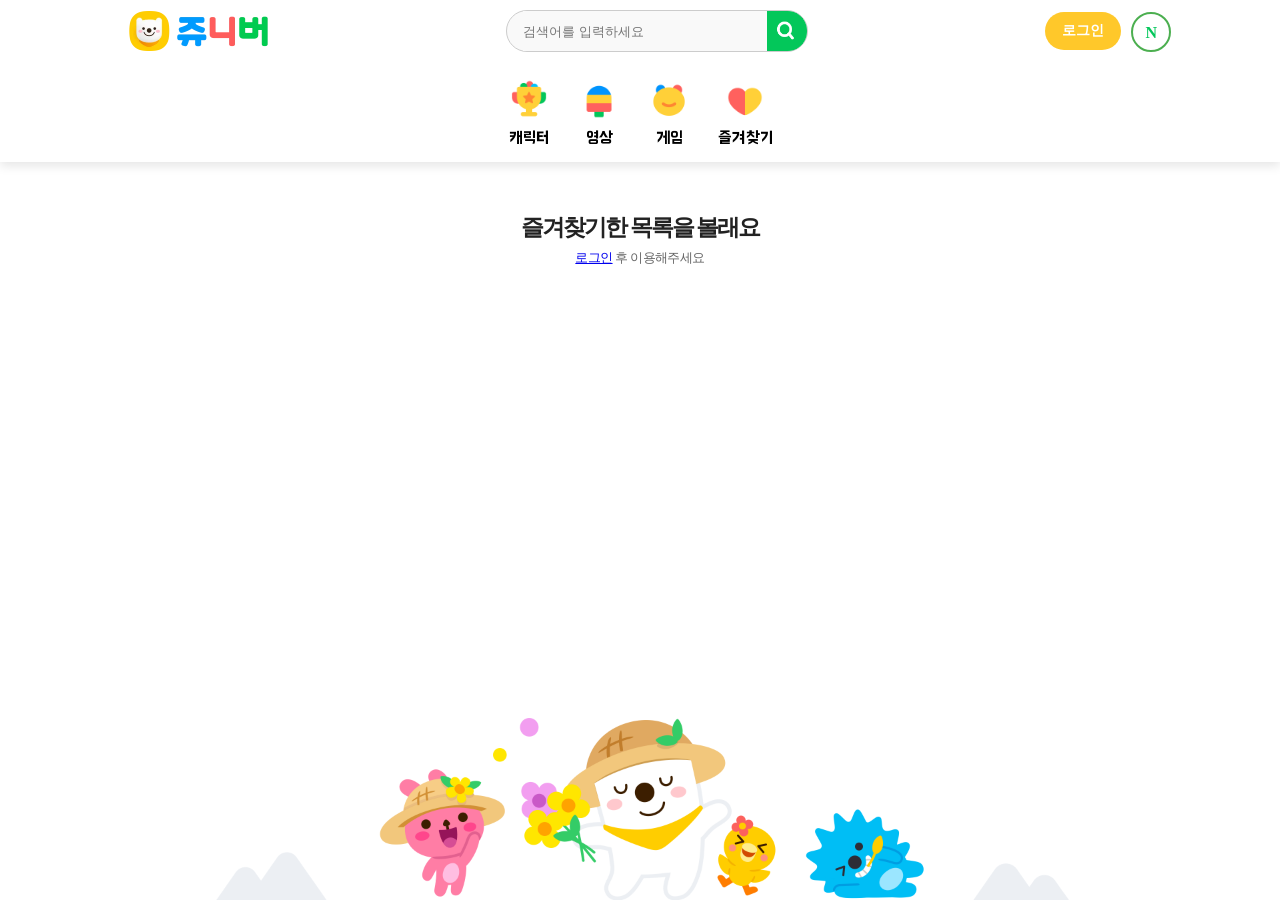
<file: bookmark.html>
<!DOCTYPE html>
<html lang="en">

<head>
    <meta charset="UTF-8">
    <meta name="viewport" content="width=device-width, initial-scale=1.0">
    <link rel="stylesheet" href="assets/css/style.css">
    <link rel="stylesheet" href="assets/css/bookmark.css">
    <link rel="stylesheet" href="https://cdnjs.cloudflare.com/ajax/libs/font-awesome/6.6.0/css/all.min.css" />
    <link rel="icon" href="assets\images\header\favicon.ico">
    <title>bookmark</title>
</head>

<body style="overflow-x:scroll; overflow-y:scroll;">
    <div id="header-placeholder"></div>
    <script src="assets/js/movies.js" type="module"></script>
    <script src="assets/js/bookmark.js" type="module"></script>
    <script src="assets/js/login.js" type="module"></script>
    <main>
        <div class="bookmarkBefore">
            <div class="bookmark">
                즐겨찾기한 목록을 볼래요
            </div>
            <div class="loginUse">
                <a class=logintext href="login.html">로그인</a> 후 이용해주세요
            </div>
            <div class="bottomImg">
                <img src="assets\images\bookmark\bookmarkbottom.png" alt="미니">
            </div>
        </div>
        <div class="bookmarkAfter" style="display: none;">
            <div class="profile">
                <div class="profilephoto">
                    <img src="assets\images\bookmark\profile.png" alt="profile">
                    <div class="circle">
                        <i class="fa-solid fa-gear"></i>
                    </div>
                </div>
                <div class="userIdNumber">*******</div>
                <div class="sketchbook"><button>내 스케치북</button></div>
            </div>
            <div class="textGrp">
                <div class="recentlyViewed">최근 본</div>
                <div class="likeMovie">좋아요 영상</div>
                <div class="likeMovieDiv" id="likeMovieDiv"></div>
                <div class="likeMovie">좋아요 놀이</div>               
                <div class="likeGameDiv" id="likeGameDiv"></div>
            </div>
        </div>
        </div>
    </main>
    <footer>
        <div class="footer_customer">
            <a class="quick_menu1">공지사항ㅣ</a>
            <a class="quick_menu2">이용약관ㅣ</a>
            <a class="quick_menu3">운영원칙ㅣ</a>
            <a class="quick_menu4"><b>개인정보 처리방침ㅣ</b></a>
            <a class="quick_menu5">청소년보호정책ㅣ</a>
            <a class="quick_menu6">고객센터ㅣ</a>
            <a class="quick_menu7">제휴제안ㅣ</a>
        </div>
    </footer>
</body>

</html>
</file>
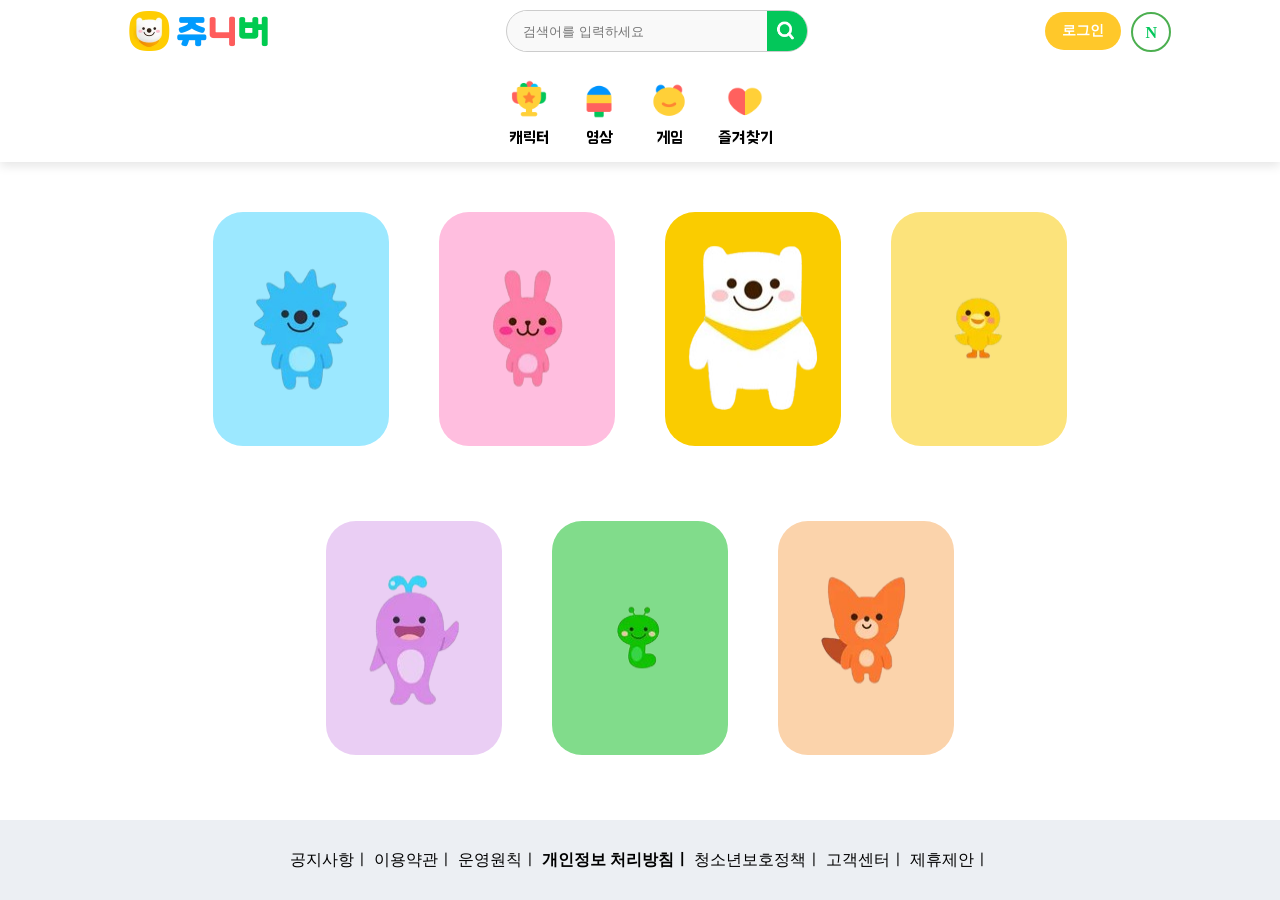
<file: home.html>
<!DOCTYPE html>
<html lang="en">

<head>
    <meta charset="UTF-8">
    <meta name="viewport" content="width=device-width, initial-scale=1.0">
    <link rel="stylesheet" href="assets/css/style.css">
    <link rel="icon" href="assets\images\header\favicon.ico">
    <title>쥬니어 네이버</title>
</head>
<body>
    <div id="header-placeholder"></div>
    <script src="assets/js/main.js" type="module"></script>
    <script src="assets/js/login.js" type="module"></script>
    <main class="contents">
        <div class="card">
            <div class="cardUp">
                <div class="card-item" id="card1">
                    <img src="assets\images\character\뽀치.png" alt="뽀치">
                </div>
                <div class="card-item" id="card2">
                    <img src="assets\images\character\미니.png" alt="미니">
                </div>
                <div class="card-item" id="card3">
                    <img src="assets\images\character\쥬니.png" alt="쥬니">
                </div>
                <div class="card-item" id="card4">
                    <img src="assets\images\character\삐요.png" alt="삐요">
                </div>
            </div>
            <div class="cardDown">
                <div class="card-item" id="card5">
                    <img src="assets\images\character\퐁퐁이.png" alt="퐁퐁이">
                </div>
                <div class="card-item" id="card6">
                    <img src="assets\images\character\꼬미.png" alt="꼬미">
                </div>
                <div class="card-item" id="card7">
                    <img src="assets\images\character\포키.png" alt="포키">
                </div>
            </div>
        </div>
        <div class="modal" style="overflow-x:hidden; overflow-y:hidden;">
            <div class="modal-card" id="modal-card1">
                <div class="card-item_1" id="card1">
                    <img src="assets\images\character\뽀치.png" alt="뽀치">
                </div>
                <div class="bigCard-item" id="bigCard1">
                    <p>이름 : 뽀치</br>역할 : 발명가</br>종류: 고슴도치</br>좋아하는 것</br>긍정의 기운 주기</br>
                        탐구활동</br>발명하기</p>
                    <img src="assets\images\modal\뽀치bgImg.png" alt="뽀치">
                    <div class="bigCard-item subBigCard-item" id="bigCard1_1">
                    </div>
                </div>
                <span class="close" id="close1">&times;</span>
            </div>
            <div class="modal-card" id="modal-card2">
                <div class="card-item_1" id="card2">
                    <img src="assets\images\character\미니.png" alt="미니">
                </div>
                <div class="bigCard-item" id="bigCard2">
                    <p>이름 : 미니</br>역할 : 탐정</br>종류: 토끼</br>좋아하는 것</br>질문하기</br>
                        탐정놀이</p>
                    <img src="assets\images\modal\미니bgImg.png" alt="미니">
                    <div class="bigCard-item subBigCard-item" id="bigCard2_1">
                    </div>
                </div>
                <span class="close" id="close2">&times;</span>
            </div>
            <div class="modal-card" id="modal-card3">
                <div class="card-item_1" id="card3">
                    <img src="assets\images\character\쥬니.png" alt="쥬니">
                </div>
                <div class="bigCard-item" id="bigCard3">
                    <p>이름 : 쥬니</br>역할 : 해결사</br>종류: 북극곰</br>좋아하는 것</br>숲속마을 보호하기</br>
                        꽃 향기 맡기</p>
                    <img src="assets\images\modal\쥬니bgImg.png" alt="쥬니">
                    <div class="bigCard-item subBigCard-item" id="bigCard3_1">
                    </div>
                </div>
                <span class="close" id="close3">&times;</span>
            </div>
            <div class="modal-card" id="modal-card4">
                <div class="card-item_1" id="card4">
                    <img src="assets\images\character\삐요.png" alt="삐요">
                </div>
                <div class="bigCard-item" id="bigCard4">
                    <p>이름 : 삐요</br>역할 : 오지라퍼</br>종류: 새</br>좋아하는 것</br>코딩</br>
                        검색</br>어려운 문제 풀기</p>
                    <img src="assets\images\modal\삐요bgImg.png" alt="삐요">
                    <div class="bigCard-item subBigCard-item" id="bigCard4_1">
                    </div>
                </div>
                <span class="close" id="close4">&times;</span>
            </div>
            <div class="modal-card" id="modal-card5">
                <div class="card-item_1" id="card5">
                    <img src="assets\images\character\퐁퐁이.png" alt="퐁퐁이">
                </div>
                <div class="bigCard-item" id="bigCard5">
                    <p>이름 : 퐁퐁이</br>역할 : 연예인</br>종류: 돌고래</br>좋아하는 것</br>일광욕</br>
                        춤추기 </p>
                    <img src="assets\images\modal\퐁퐁이bgImg.png" alt="퐁퐁이">
                    <div class="bigCard-item subBigCard-item" id="bigCard5_1">
                    </div>
                </div>
                <span class="close" id="close5">&times;</span>
            </div>
            <div class="modal-card" id="modal-card6">
                <div class="card-item_1" id="card6">
                    <img src="assets\images\character\꼬미.png" alt="꼬미">
                </div>
                <div class="bigCard-item" id="bigCard6">
                    <p>이름 : 꼬미</br>역할 : 초록환경지킴이</br>종류: 곤충</br>좋아하는 것</br>아침이슬이 맺힌 잎사귀 먹기</br>
                        숲길 산책</p>
                    <img src="assets\images\modal\꼬미bgImg.png" alt="꼬미">
                    <div class="bigCard-item subBigCard-item" id="bigCard6_1">
                    </div>
                </div>
                <span class="close" id="close6">&times;</span>
            </div>
            <div class="modal-card" id="modal-card7">
                <div class="card-item_1" id="card7">
                    <img src="assets\images\character\포키.png" alt="포키">
                </div>
                <div class="bigCard-item" id="bigCard7">
                    <p>이름 : 포키</br>역할 : 조력자</br>종류: 여우</br>좋아하는 것</br>친구들과 어울리기</br>
                        사진찍기</br>보드타기</p>
                    <img src="assets\images\modal\포키bgImg.png" alt="포키">
                    <div class="bigCard-item subBigCard-item" id="bigCard7_1">
                    </div>
                </div>
                <span class="close" id="close7">&times;</span>
            </div>
        </div>

    </main>
    <footer>
        <div class="footer_customer">
            <a class="quick_menu1">공지사항ㅣ</a>
            <a class="quick_menu2">이용약관ㅣ</a>
            <a class="quick_menu3">운영원칙ㅣ</a>
            <a class="quick_menu4"><b>개인정보 처리방침ㅣ</b></a>
            <a class="quick_menu5">청소년보호정책ㅣ</a>
            <a class="quick_menu6">고객센터ㅣ</a>
            <a class="quick_menu7">제휴제안ㅣ</a>
        </div>
    </footer>
</body>
</html>
</file>
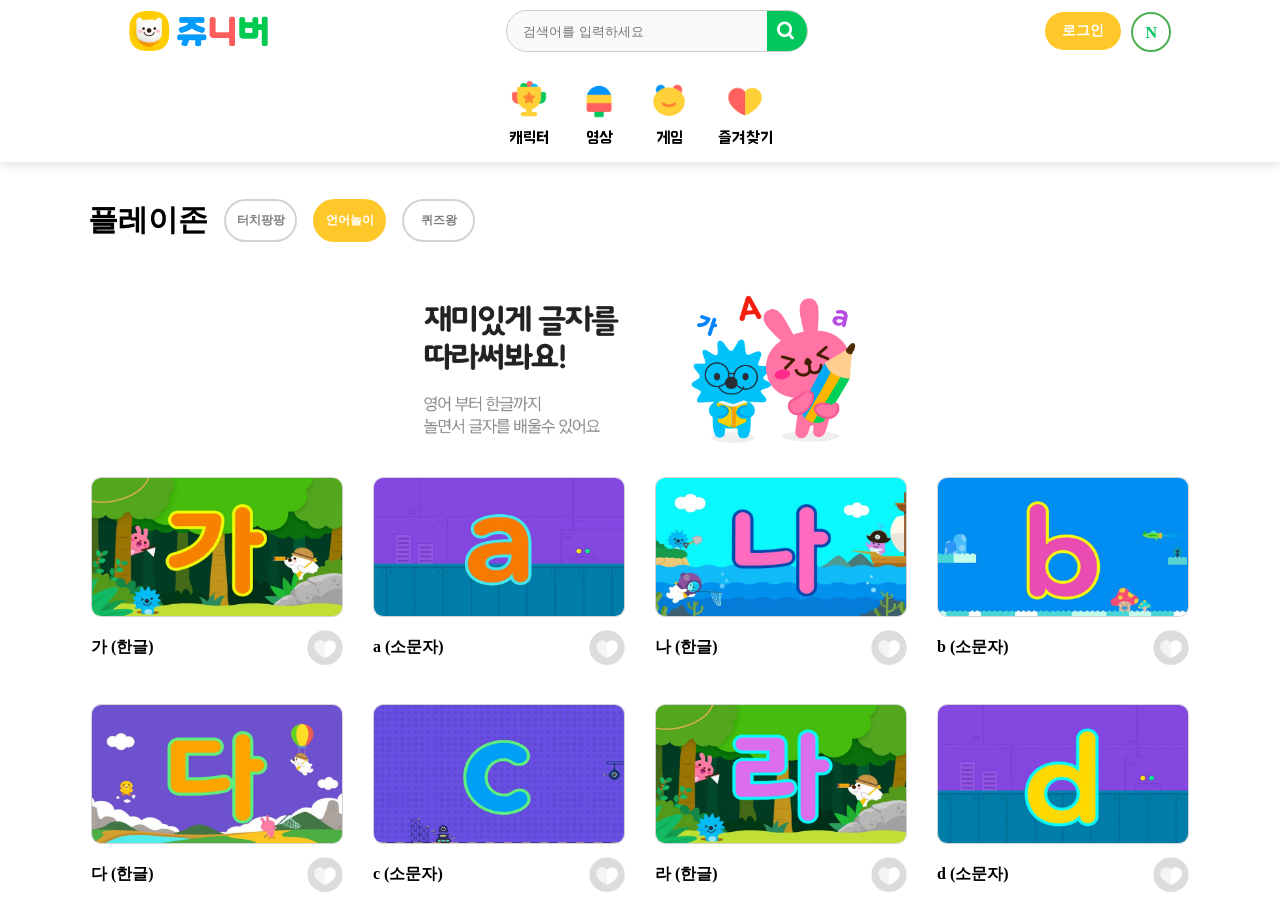
<file: language.html>
<!DOCTYPE html>
<html lang="en">

<head>
    <meta charset="UTF-8">
    <meta name="viewport" content="width=device-width, initial-scale=1.0">
    <link rel="stylesheet" href="assets/css/style.css">
    <link rel="stylesheet" href="assets/css/game.css">
    <link rel="stylesheet" href="https://cdnjs.cloudflare.com/ajax/libs/font-awesome/6.6.0/css/all.min.css" />
    <link rel="icon" href="assets\images\header\favicon.ico">
    <title>language</title>
</head>
<body style="overflow-x:scroll; overflow-y:scroll;">
    <div id="header-placeholder"></div>
    <script src="assets/js/language.js" type="module"></script>
    <script src="assets/js/login.js" type="module"></script>
    <main>
        <div class="list">
            <div class="listBoxMain">
                <p>플레이존</p>
            </div>
            <div class="listBox">
                <a href="touch.html">
                <p>터치팡팡</p> </a>
            </div>
            <div class="listBox" style="background-color: #ffc82a; border: 2px solid #ffc82a;">
                <a href="language.html"> 
                    <p style="color: white">언어놀이</p> </a>
            </div>
            <div class="listBox">
                <a href="quiz.html"> 
                <p>퀴즈왕</p> </a>
            </div>
        </div>
        <div class = "wordImg">
            <img src="assets\images\game\language\img_promotion_5.png" alt="재미있게 글자 쓰기">
        </div>
        <div class="languageBox">
            <div class="languageBoxList">
            </div>
        </div>
    </main>
</body>

</html>
</file>
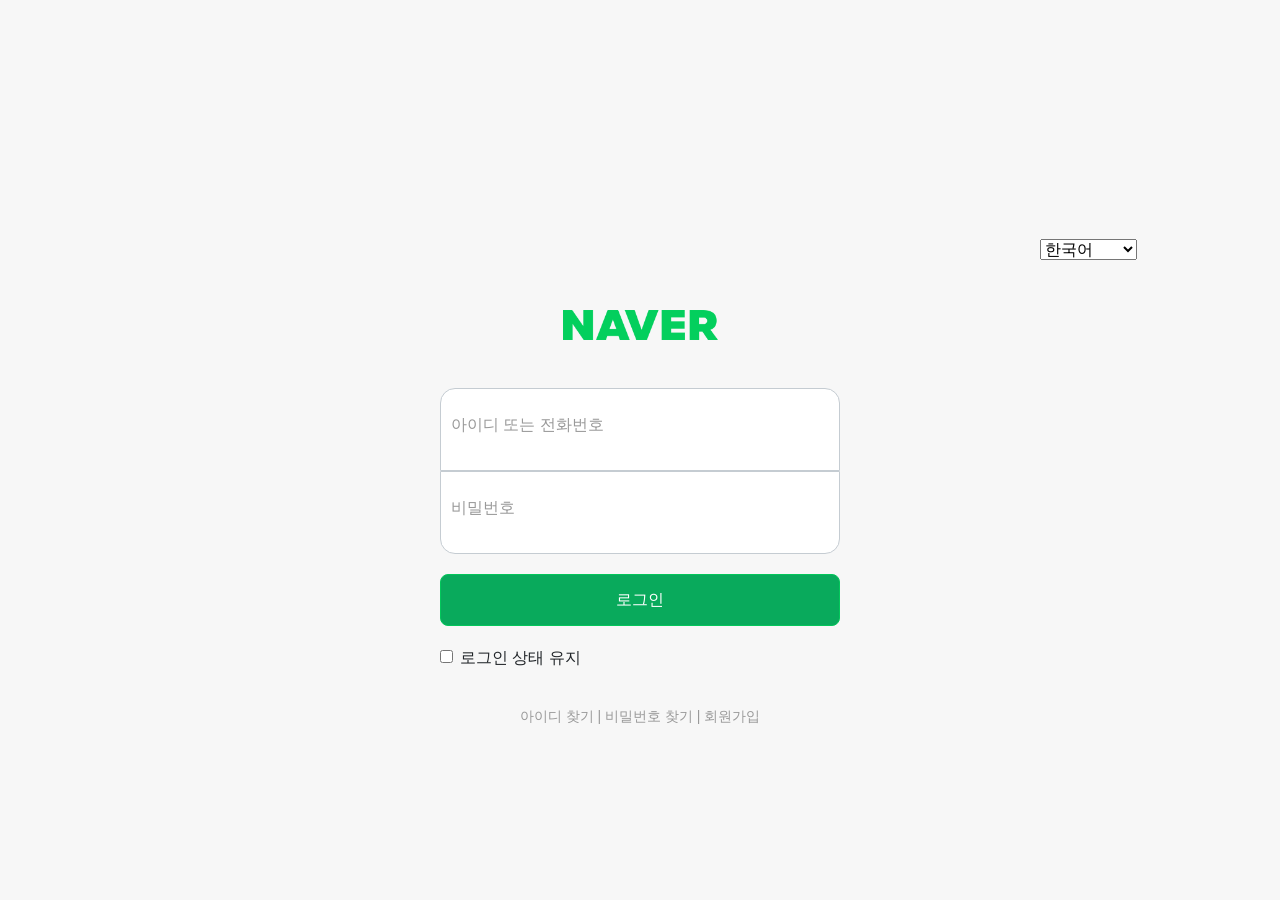
<file: login.html>
<!DOCTYPE html>
<html lang="en">

<head>
    <meta charset="UTF-8">
    <title>네이버 로그인</title>
    <link rel="stylesheet" href="https://cdn.jsdelivr.net/npm/bootstrap@4.5.3/dist/css/bootstrap.min.css"
        integrity="sha384-TX8t27EcRE3e/ihU7zmQxVncDAy5uIKz4rEkgIXeMed4M0jlfIDPvg6uqKI2xXr2" crossorigin="anonymous">
    <link rel="stylesheet" href="assets/css/login.css">
</head>

<body>
    <div class="select">
        <select class="select-language">
            <option>한국어</option>
            <option>English</option>
            <option>中文(简体)</option>
            <option>中文(台灣)</option>
        </select>
    </div>

    <div class="logo">
        <img src="assets/images/login/NAVER Logo.png" alt="NAVER Logo">
    </div>
    <div class="login_form_wrap">
        <form id="loginForm">
            <div class="input-group" id="id">
                <input type="text" id="userId" required>
                <label for="userId" class="floating-label">아이디 또는 전화번호</label>
            </div>
            <div class="input-group" id="secret">
                <input type="password" id="userPassword" required>
                <label for="userPassword" class="floating-label">비밀번호</label>
            </div>
            <div class="login-button">
                <button type="submit" class="btn btn-primary">로그인</button>
            </div>
            <div class="form-check">
                <input type="checkbox" class="form-check-input" id="exampleCheck1">
                <label class="form-check-label" for="exampleCheck1">로그인 상태 유지</label>
            </div>
        </form>
        <p id="message"></p>
        <div class="info">
            아이디 찾기 | 비밀번호 찾기 | 회원가입
        </div>
    </div>
    <script src="assets/js/login.js" type="module"></script>
</body>

</html>
</file>
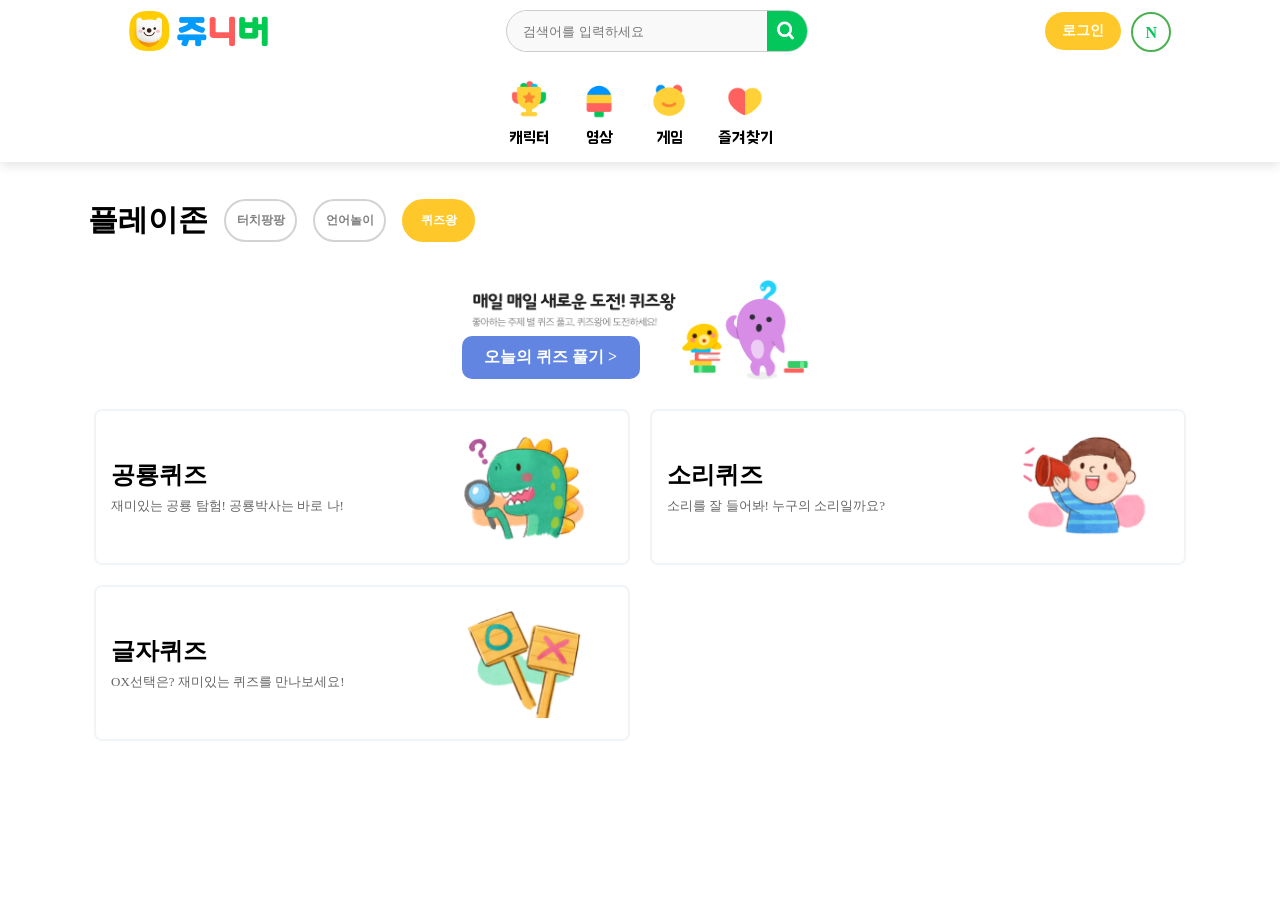
<file: quiz.html>
<!DOCTYPE html>
<html lang="en">

<head>
    <meta charset="UTF-8">
    <meta name="viewport" content="width=device-width, initial-scale=1.0">
    <link rel="stylesheet" href="assets/css/style.css">
    <link rel="stylesheet" href="assets/css/game.css">
    <link rel="stylesheet" href="https://cdnjs.cloudflare.com/ajax/libs/font-awesome/6.6.0/css/all.min.css" />
    <link rel="icon" href="assets\images\header\favicon.ico">
    <title>quiz</title>
</head>

<body style="overflow-x:scroll; overflow-y:scroll;">
    <div id="header-placeholder"></div>
    <script src="assets/js/login.js" type="module"></script>
    <main>
        <div class="quizAll">
            <div class="list">
                <div class="listBoxMain">
                    <p>플레이존</p>
                </div>
                <div class="listBox">
                    <a href="touch.html">
                        <p>터치팡팡</p>
                    </a>
                </div>
                <div class="listBox">
                    <a href="language.html">
                        <p>언어놀이</p>
                    </a>
                </div>
                <div class="listBox" style="background-color: #ffc82a; border: 2px solid #ffc82a;">
                    <a href="quiz.html">
                        <p style="color: white">퀴즈왕</p>
                    </a>
                </div>
            </div>
            <div class="quizImg">
                <img src="assets/images/game/quiz/quizImg.png" alt="Quiz Image">
                <a href="https://jr.naver.com/play/quiz/daily">
                    <div class="todayQuiz">오늘의 퀴즈 풀기 ></div>
                </a>
            </div>
            <div class="quizBoxList">
                <div class="quizColumn">
                    <a href="https://jr.naver.com/play/quiz/dinosaur">
                        <div class="quizBox">
                            <div class="text">
                                <p class="dino-quiz">공룡퀴즈</p>
                                <p class="dino-explore">재미있는 공룡 탐험! 공룡박사는 바로 나!</p>
                            </div>
                            <img src="assets/images/game/quiz/q.png" alt="?">
                        </div>
                    </a>
                    <a href="https://jr.naver.com/play/quiz/letter">
                        <div class="quizBox">
                            <div class="text">
                                <p class="dino-quiz">글자퀴즈</p>
                                <p class="dino-explore">OX선택은? 재미있는 퀴즈를 만나보세요!</p>
                            </div>
                            <img src="assets/images/game/quiz/oxImg.png" alt="ox">
                        </div>
                    </a>
                </div>
                <a href="https://jr.naver.com/play/quiz/sound">
                    <div class="quizBox">
                        <div class="text">
                            <p class="dino-quiz">소리퀴즈</p>
                            <p class="dino-explore">소리를 잘 들어봐! 누구의 소리일까요?</p>
                        </div>
                        <img src="assets/images/game/quiz/say.png" alt="ox">
                    </div>
                </a>
            </div>
        </div>
    </main>
</body>

</html>
</file>
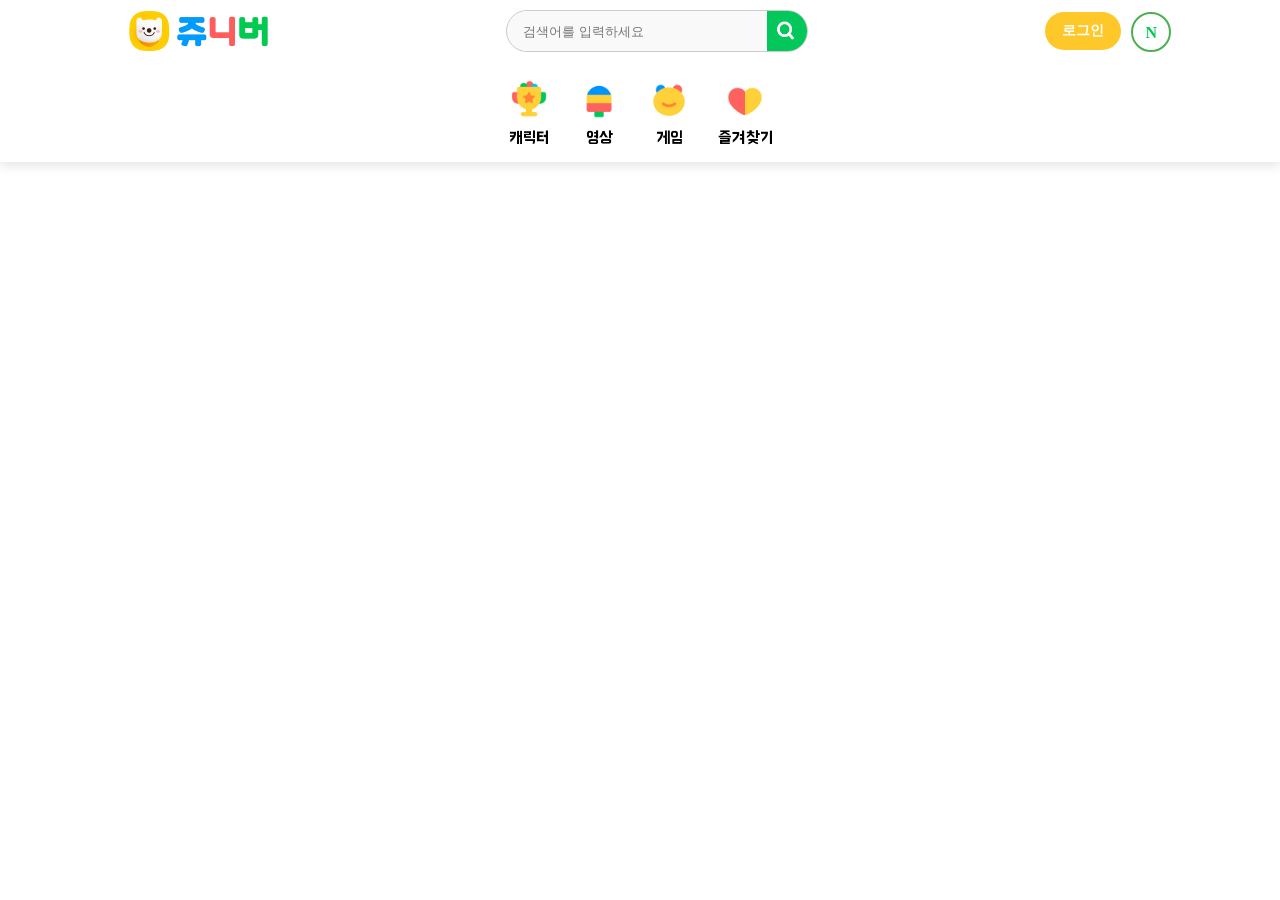
<file: search.html>
<!DOCTYPE html>
<html lang="en">

<head>
    <meta charset="UTF-8">
    <meta name="viewport" content="width=device-width, initial-scale=1.0">
    <link rel="stylesheet" href="assets/css/style.css">
    <link rel="stylesheet" href="assets/css/movie.css">
    <link rel="icon" href="assets\images\header\favicon.ico">
    <title>movie</title>
</head>

<body style="overflow-x:scroll; overflow-y:scroll;">
    <div id="header-placeholder"></div>
    <script src="assets/js/login.js" type="module"></script>
    <main class="search">
        <div class="searchResults"></div>      
        <div class="searchList"></div>        
    </main>
</body>
<script src="assets/js/searchList.js" type="module"></script>
<link rel="stylesheet" href="assets/css/search.css">
</html>
</file>
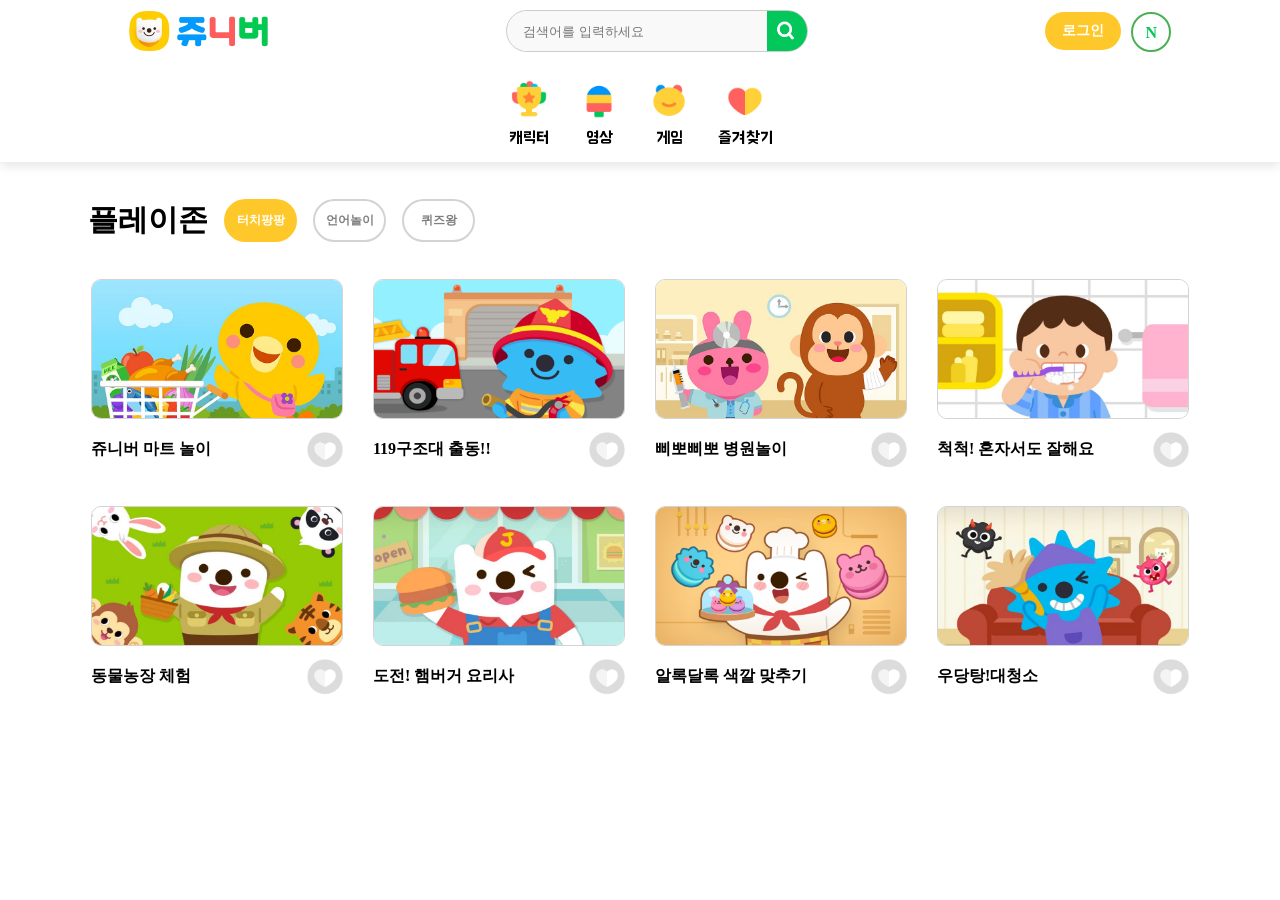
<file: touch.html>
<!DOCTYPE html>
<html lang="en">

<head>
    <meta charset="UTF-8">
    <meta name="viewport" content="width=device-width, initial-scale=1.0">
    <link rel="stylesheet" href="assets/css/style.css">
    <link rel="stylesheet" href="assets/css/game.css">
    <link rel="stylesheet" href="https://cdnjs.cloudflare.com/ajax/libs/font-awesome/6.6.0/css/all.min.css" />
    <link rel="icon" href="assets\images\header\favicon.ico">
    <title>touch</title>
</head>

<body style="overflow-x:scroll; overflow-y:scroll;">
    <div id="header-placeholder"></div>
    <script src="assets/js/touch.js" type="module"></script>
    <script src="assets/js/login.js" type="module"></script>
    <script>
        async function loadHeader() {
            const headerPlaceholder = document.getElementById('header-placeholder');
            try {
                const response = await fetch('header.html');
                const headerHTML = await response.text();
                headerPlaceholder.innerHTML = headerHTML;
            } catch (error) {
                console.error('헤더 로드 오류:', error);
            }
        }
        loadHeader();
    </script>
    <main>
        <div class="list">
            <div class="listBoxMain">
                <p>플레이존</p>
            </div>
            <div class="listBox" style="background-color: #ffc82a; border: 2px solid #ffc82a;">
                <a href="touch.html">
                    <p style="color: white">터치팡팡</p></a>
            </div>
            <div class="listBox"></a>
                <a href="language.html">
                    <p>언어놀이</p></a>
            </div>
            <div class="listBox">
                <a href="quiz.html">
                    <p>퀴즈왕</p></a>
            </div>
        </div>
        <div class="gameBox">
            <div class="gameBoxList">
            </div>
        </div>
        </div>
    </main>
</body>
</html>
</file>
<file: assets/css/style.css>
@font-face {
  font-family: "Hanna Pro";
  src: url('../fonts/BMHANNAPro.ttf') format('truetype');
}
img {
  -webkit-user-drag: none;
}

/* 헤더 영역 */
body {
  box-sizing: border-box;
  display: flex;
  flex-direction: column;
  margin: 0;
  padding: 0;
  min-height: 100vh;
  background-color: #fff;
  text-align: center;
}

.container {
  display: flex;
  justify-content: center;
  align-items: center;
  height: 100vh;
  background-color: #fff;
}

header,
footer {
  flex-shrink: 0;
}

header {
  width: 100%;
  margin: 0 auto;
  background-color: #fff;
  text-align: center;
  box-shadow: 0px 4px 10px rgba(0, 0, 0, 0.1);
}

.mainHeader {
  display: flex;
  background-color: #fff;
  z-index: 50;
  width: 100%;
  justify-content: space-around;
  align-items: center;
  padding: 10px 0;
  text-align: center;
}

.logo {
  display: inline-block;
  line-height: 0;
  padding: 0 20px;
  cursor: pointer;
}

.logo img {
  transition-duration: 0.5s;
}

.logo img:hover {
  transform: scale(1.1);
}

h1 {
  display: block;
  font-size: 2em;
  margin: 0;
  font-weight: bold;
}

.search-box {
  display: flex;
  width: 300px;
  height: 40px;
  border: 1px solid #ccc;
  border-radius: 100px;
  background-color: #f9f9f9;
  font-size: 16px;
  line-height: 20px;
  justify-content: center;
  text-align: center;
  margin-right: 20px;
  cursor: pointer;
}

.search-box input[type="text"] {
  flex: 1;
  border: none;
  outline: none;
  padding: 0;
  margin-left: 16px;
  background-color: #f9f9f9;
}

 .searchClick {
  position: relative;
  right: 0;
  border: none;
  background: none;
}

 .searchClick img {
  width: 40px;
  height: 40px;
}

.icons {
  display: flex;
  justify-content: center;
  background: #fff;
  z-index: 40;
  padding: 10px;
}

.searchClick {
  cursor: pointer;
}

.btnGrp {
  display: flex;
  gap: 10px;
  margin-right: 40px;
}

.login button {
  border-radius: 27px;
  font-family: 'NanumSquareRound';
  font-weight: 1000;
  height: 38px;
  padding: 0 17px;
  font-size: 14px;
  color: white;
  background: #ffc82a;
  border: none;
}

.logout button {
  border-radius: 27px;
  font-family: 'NanumSquareRound';
  font-weight: 1000;
  height: 38px;
  padding: 0 17px;
  font-size: 14px;
  color: white;
  background: #15afce;
  border: none;
}
.naver-logo {
  position: relative;
  display: inline-block;
}

.naver-button {
  width: 40px;
  height: 40px;
  border-radius: 100px;
  background-color: white;
  padding: 10px;
  font-family: 'NanumSquareRound';
  font-size: 16px;
  font-weight: bold;
  color: rgb(3, 199, 90);
  border: 2px solid #4CAF50;
  transition: width 0.3s;
  text-align: center;
  position: absolute;
}

.naver-button:hover {
  width: 100px;
  color: rgb(3, 199, 90);
}

.naver-button::after {
  content: 'aver';
  display: inline-block;
  opacity: 0;
  transition: opacity 0.3s;
}

.naver-logo button:hover::after {
  opacity: 1;
}

.icon {
  text-align: center;
  margin: 0 10px;
  cursor: pointer;
}

.icon img:hover {
  transform: scale(1.1);
}

.icon img {
  width: 50px;
  height: 50px;
  transition-duration: 1s;
}

.icon p {
  font-family: 'Hanna Pro';
  font-size: 16px;
  color: black;
  margin: 4px;
}

/* 메인 영역 */
main {
  flex-grow: 1;
  position: relative;
}

.card {}

.cardUp,
.cardDown {
  display: flex;
  justify-content: center;
  margin-top: 25px;
}

.card img {
  width: 144px;
  height: 178px;
  cursor: pointer;
}

.card-item,
.card-item_1 {
  margin: 25px;
  border-radius: 30px;
  width: 176px;
  height: 234px;
  flex-direction: column;
  align-items: center;
  display: flex;
  justify-content: center;
}

#card1,
#bigCard1,
#bigCard1_1 {
  background-color: #9CE8FF;
}

#close1 {
  background-color: white;
  border: 5px solid #9CE8FF;
  color: #9CE8FF;
}

#card2,
#bigCard2,
#bigCard2_1 {
  background-color: #FFBEDF;
}

#close2 {
  background-color: white;
  border: 5px solid #FFBEDF;
  color: #FFBEDF;
}

#card3,
#bigCard3,
#bigCard3_1 {
  background-color: #FACC00;
}

#close3 {
  background-color: white;
  border: 5px solid #FACC00;
  color: #FACC00;
}

#card4,
#bigCard4,
#bigCard4_1 {
  background-color: #FCE37B;
}

#close4 {
  background-color: white;
  border: 5px solid #FCE37B;
  color: #FCE37B;
}

#card5,
#bigCard5,
#bigCard5_1 {
  background-color: #EACEF4;
}

#close5 {
  background-color: white;
  border: 5px solid #EACEF4;
  color: #EACEF4;
}

#card6,
#bigCard6,
#bigCard6_1 {
  background-color: #81DC8B;
}

#close6 {
  background-color: white;
  border: 5px solid #81DC8B;
  color: #81DC8B;
}

#card7,
#bigCard7,
#bigCard7_1 {
  background-color: #FBD3AB;
}

#close7 {
  background-color: white;
  border: 5px solid #FBD3AB;
  color: #FBD3AB;
}

.card-item:hover {
  transform: scale(1.1);
}

/* 카드 모달창 영역 */
.modal {
  display: none;
  position: absolute;
  top: 0;
  left: 0;
  width: 100%;
  height: 100%;
  background-color: #D9D9D9;
  z-index: 2;
  justify-content: center;
  align-items: center;
}

.modal-card {
  padding: 20px;
  border-radius: 10px;
}

.close {
  cursor: pointer;
  width: 36px;
  height: 36px;
  margin: 25px;
  border-radius: 50%;
  background-color: white;
  text-align: center;
  display: flex;
  align-items: center;
  justify-content: center;
  line-height: 1;
  vertical-align: middle;
}

.close-content {
  font-size: 26px;
  line-height: 1;
  height: 20px;
}

.close:hover,
.close:focus {
  color: #000;
  text-decoration: none;
  cursor: pointer;
}

.bigCard-item {
  margin: 25px;
  border-radius: 30px;
  width: 388px;
  height: 500px;
  position: relative;
  display: flex;
  flex-direction: column;
}

.bigCard-item img {
  width: 386px;
  height: 100px;
  position: absolute;
  bottom: 0;
}

.bigCard-item p {
  font-family: 'Hanna Pro';
  font-size: 30px;
  line-height: 1.65em;
}

.subBigCard-item {
  position: absolute;
  z-index: -2;
  opacity: 0.5;

}

/* 푸터 영역 */

footer {
  width: 100%;
  height: 5rem;
  bottom: 0px;
  top: 30px;
  display: block;
  background-color: #eceff3;
  text-align: center;
  line-height: 5rem;
}

footer a {
  font-family: 'NanumSquareRound';
}
</file>
<file: assets/css/bookmark.css>
.bookmarkBefore {
    display: block;
    margin-top: 50px;
}

.bookmark {
    font-family: 'NanumSquareRound';
    font-weight: 800;
    font-size: 23px;
    letter-spacing: -2px;
    color: #222;
}

.loginUse {
    margin-top: 6px;
    font-family: 'NanumSquareRound';
    font-size: 13px;
    font-weight: normal;
    letter-spacing: -0.6px;
    color: #666;
}

.bottomImg img {
    position: absolute;
    display: block;
    bottom: 0;
    left: 50%;
    width: 890px;
    height: 250px;
    margin-left: -445px;
    background-size: 890px 250px;
    content: '';
    z-index: 20;
}

.bottomImg img {
    position: absolute;
    display: block;
    bottom: 0;
    left: 50%;
    width: 890px;
    height: 250px;
    margin-left: -445px;
    background-size: 890px 250px;
    content: '';
    z-index: 20;
}

/* Loginafter */

.bookmarkAfter {
    margin: 41px 30px 0px 30px;
    height: 220px;
    background: url(../images/bookmark/dot-line.png) 0 calc(100% - 30px) repeat-x;
}

.profile {
    display: flex;
}

.profilephoto {
    width: 220px;
    height: 180px;
    background: url(../images/bookmark/backbg.png) 0 0 no-repeat;
    background-size: 220px 180px;
    position: relative;
    line-height: 200px;
}

.profilephoto img {
    width: 106px;
    height: 106px;
    border-radius: 50%;
}

.circle {
    display: flex;
    align-items: center;
    justify-content: center;
    position: absolute;
    border-radius: 50%;
    background-color: white;
    box-shadow: 0 7px 14px 0 rgba(0, 0, 0, 0.12);
    top: 80px;
    left: 133px;
    width: 40px;
    height: 40px;
}

.userIdNumber {
    font-family: 'NanumSquareRound';
    font-size: 50px;
    line-height: 150px;
    margin: 0 0 0 30px;
}

.sketchbook {
    position: relative;
    background: url(../images/bookmark/backbg2.png) 0 0 no-repeat;
    background-size: 220px 180px;
    background-position: 10px;
    width: 220px;
    height: 180px;
    line-height: 150px;
    left: 600px;
}

.sketchbook button {
    padding: 0 25px;
    background-color: #0095ff;
    border-radius: 23.5px;
    color: white;
    height: 44px;
    font-family: NanumSquareRound;
    font-size: 16px;
    border: 0px;
    font-weight: 800;
    right: 50px;
}

.textGrp {
    display: flex;
    flex-direction: column;
    align-items: flex-start;
    margin-top: 30px;
}

.likeMovieList,
.likeGameList {
    flex-direction: column;
    align-items: center;
    justify-content: center;
    margin: 16px;
}

.recentlyViewed,
.likeMovie,
.likeGame {
    font-family: 'NanumSquareRound';
    font-size: 26px;
    letter-spacing: -2px;
    font-weight: 800;
}

.likeMovieDiv,
.likeGameDiv {
    display: flex;
    flex-direction: column;
    align-items: center;
    position: relative;
    margin: 30px;
}

.likeMovieDiv img,
.likeGameDiv img{
    width: 250px;
    height: 138px;
    cursor: pointer;
    border-radius: 10px;
    position: relative;
    justify-content: flex-end;
    border: 1px solid #D3D3D3;
}

#likeMovieDiv,
#likeGameDiv {
    display: grid;
    grid-template-columns: repeat(4, 1fr);
    grid-gap: 10px;
}

.likeMovieDiv p,
.likeGameDiv p {
    font-family: 'NanumSquareRound';
    font-size: 16px;
    font-weight: bold;
    color: black;
    text-align: left;
    position: relative;
    cursor: pointer;
    display: inline-block;
    overflow: hidden;
    text-overflow: ellipsis;
    white-space: nowrap;
    width: 100px;
}

.text-love {
    display: flex;
    justify-content: space-between;
    align-items: center;
}

.text {
    display: flex;
    align-items: center;
}

.movie-time {
    position: relative;
    bottom: 35px;
    right: -180px;
    width: 60px;
    height: 20px;
    background-color: #190909;
    opacity: 0.5;
    color: white;
    display: flex;
    align-items: center;
    justify-content: center;
    border-radius: 5px;
  }

.love {
    width: 36px;
    height: 36px;
    z-index: 0;
}

.love img {
    width: 100%;
    height: 100%;
    border: 0px;
    cursor: pointer;
}

footer {
    display: none;
}
</file>
<file: assets/css/game.css>
.list {
    display: flex;
    flex-direction: row;
    align-items: center;
    margin-left: 80px;
}

.listBoxMain {
    font-family: 'NanumSquareRound';
    font-size: 30px;
    font-weight: bold;
    margin: 8px;
    text-align: center;
}

.listBox {
    display: flex;
    font-family: 'NanumSquareRound';
    font-size: 12px;
    font-weight: bold;
    color: gray;
    background-color: white;
    border-radius: 30px;
    border: 2px solid #D3D3D3;
    margin: 8px;
    width: 69px;
    height: 39px;
    text-align: center;
    align-items: center;
    justify-content: center;
}

.gameBox,
.languageBox {
    display: flex;
    flex-direction: column;
    align-items: center;
}

.gameBoxList,
.languageBoxList {
    display: grid;
    grid-template-columns: repeat(4, 1fr);
    grid-gap: 30px; 
}


.gameBoxList p,
.languageBoxList p {
    font-family: 'NanumSquareRound';
    font-size: 16px;
    font-weight: bold;
    color: black;
    position: relative;
    cursor: pointer;
}

.text-love {
    display: flex;
    justify-content: space-between;
    align-items: center;
}

.text {
    display: flex;
    align-items: center;
}

.game img,
.language img {
    width: 250px;
    height: 138px;
    cursor: pointer;
    border-radius: 10px;
    position: relative;
    justify-content: flex-end;
    border: 1px solid #D3D3D3;
}

.love {
    width: 36px;
    height: 36px;
    z-index: 0;
  }
  
  .love img {
    width: 100%;
    height: 100%;
    border: 0px;
    cursor: pointer;
  }

/*language*/

.wordImg img {
    width: 438px;
    height: 194px;
    position: relative;
}

/*quiz*/
/* @media screen and (min-width: 900px) {
    .quizBoxList {
        display: flex;
        justify-content: flex-start;
        align-items: center;
        padding-left: 50%;
    }
  } */
  
a {
    text-decoration: none;
    color: gray;
}


.quizImg {
    position: relative;
    max-width: 894px;
    margin: 0 auto;
    text-align: center;
}

.quizImg img {
    width: 336px;
    height: 106px;
}

.todayQuiz {
    position: absolute;
    bottom: 10px;
    left: 40%;
    transform: translateX(-50%); 
    display: flex;
    justify-content: center;
    align-items: center;
    font-family: 'NanumSquareRound';
    font-weight: bold;
    font-size: 16px;
    color: white;
    width: 178px;
    height: 43px;
    background-color: #6185E0;
    text-align: center;
    border-radius: 10px;
}

.quizBoxList {
    display: flex;
    justify-content: center; 
    gap: 20px; 
    padding: 20px;
}

.quizColumn {
    display: flex;
    flex-direction: column;
    gap: 20px;
}

.quizBox {
    position: relative;
    width: 536px;
    height: 156px; 
    padding: 15px;
    box-sizing: border-box;
    text-align: left;
    border: solid 2px #f1f4f7;
    border-radius: 8px;
    display: flex;
    align-items: center;
    justify-content: space-between
}

.quizBox img {
    width: 138px;
    height: 119px;
    margin-right: 20px;
}

.text {
    display: flex;
    flex-direction: column;
    justify-content: center; 
    align-items: flex-start;
    height: 100%; 
}

.dino-quiz {
    font-family: 'NanumSquareRound';
    font-size: 24px;
    font-weight: 800;
    margin: 4px 0;
    color: black;
    line-height: 1.2; 
}

.dino-explore {
    font-family: 'NanumSquareRound';
    font-size: 13px;
    color: #666565;
    margin: 4px 0;
    line-height: 1.2; 
}
</file>
<file: assets/css/login.css>
body {
    margin: 0;
    padding: 0;
    height: 100vh;
    display: flex;
    justify-content: center;
    align-items: center;
    flex-direction: column;
    background-color: #f7f7f7; /* 배경색 설정 */
}

.logo {
    margin: 48px;
}

.select {
    margin-top: 5%;
    margin-left: 70%;
}
.login_form_wrap {
    display: flex;
    align-items: center;
    justify-content: center;
    flex-direction: column;
    text-align: center;
}

.input-group {
    position: relative;
    /* margin-bottom: 20px; */
    background: #fff;
    padding: 27px 15px 8px;
    border: 1px solid #c5ccd2;

}

#id {
    border-top-left-radius: 15px;
    border-top-right-radius: 15px;
}

#secret{
    border-bottom-left-radius: 15px;
    border-bottom-right-radius: 15px;
}

.input-group input {
    width: 100%;
    padding: 10px;
    font-size: 16px;
    border: 1px solid #fff;
    border-radius: 4px;
    outline: none;
    transition: border-color 0.3s ease;
}

.input-group input:focus {
    outline: none;
}

.floating-label {
    display: flex;
    position: absolute;
    left: 10px;
    top: 30%;
    transition: all .3s cubic-bezier(.4,0,.2,1);
    color: #999;
    pointer-events: none;
    transition: 0.3s ease all;
    align-items: center;
    border: 0px;
    outline: none;
}

.input-group input:focus + .floating-label  {
    top: 0;
    font-size: 12px;
    color: #999;
}

.btn.btn-primary {
    border: 1px solid #03c75b;
    background-color: #09aa5c;
    width: 400px;
    border-radius: 8px;
    margin-top: 20px;
    padding: 13px 0;
}


.easy-login {
    font-weight: 800;
}


.button-group {
    text-align: center;
}

.logo {
    display: flex;
    align-items: center;
    justify-content: center;
}

.logo img {
    width: 155px;
    height: 30px;
}

.form-check {
    padding-top: 20px; 
    position: relative;
    display: flex;
}

.info {
    padding-top: 20px; 
    color: #999;
    font-size: 14px;
}
</file>
<file: assets/css/movie.css>
/* movieMain 영역 */

.movieList {
  display: flex;
  flex-direction: column;
  align-items: center;
}

.movie-item {
  flex-direction: column;
  align-items: center;
  justify-content: center;
  margin: 16px;
}

.movieList .movie-img {
  width: 250px;
  height: 138px;
  cursor: pointer;
  border-radius: 10px;
  position: relative;
  justify-content: flex-end;
  border: 1px solid #D3D3D3;
}

#movieList {
  display: grid;
  grid-template-columns: repeat(4, 1fr);
  grid-gap: 10px; 
}

.movie {
  position: relative;
  transition-duration: 1s;
}

.movie:hover {
  transform: scale(1.1);
}

.movie-time {
  position: absolute;
  bottom: 20px;
  right: 20px;
  width: 60px;
  height: 20px;
  background-color: #190909;
  opacity: 0.5;
  color: white;
  display: flex;
  align-items: center;
  justify-content: center;
  border-radius: 5px;
}

.movieList p {
  font-family: 'NanumSquareRound';
  font-size: 16px;
  font-weight: bold;
  color: black;
  text-align: left;
  position: relative;
  cursor: pointer;
  display: inline-block;
  overflow: hidden;
  text-overflow: ellipsis;
  white-space: nowrap;
  width: 100px;
}

.text-love {
  display: flex;
  justify-content: space-between;
  align-items: center;
}

.text {
  display: flex;
  align-items: center;
}

.love {
  width: 36px;
  height: 36px;
  z-index: 0;
}

.love img {
  width: 100%;
  height: 100%;
  border: 0px;
  cursor: pointer;
}

/* movie_sub*/
.movieListSub {
  display: flex;
  justify-content: center;
  position: relative;
  top: 16px;
}

.movie-itemSub img {
  width: 212px;
  height: 142px;
  cursor: pointer;
  border-radius: 30px;
  justify-content: flex-end;
  padding: 3px;
}

.movieListSub p {
  font-family: 'NanumSquareRound';
  font-size: 14px;
  font-weight: bold;
  color: black;
  margin: 4px;
  text-align: left;
  position: relative;
  cursor: pointer;
}

.movietxt p {
  font-family: 'NanumSquareRound';
  font-size: 32px;
  font-weight: bold;
  color: black;
  margin: 4px;
  text-align: left;
  position: relative;
  cursor: pointer;
}

.movie-timeSub {
  position: absolute;
  bottom: 70px;
  right: 20px;
  width: 60px;
  height: 20px;
  background-color: #190909;
  color :white;
  opacity: 0.5;
  display: flex;
  align-items: center;
  justify-content: center;
  border-radius: 5px;
}

.bigMovie {
  padding: 8px;
  padding-right: 50px;
}

.bigMovie video {
  width: 700px;
  height: 400px;
  object-fit: fill;
}

#movieListRandom {
  display: grid;
  grid-template-columns: repeat(2, 1fr);
  grid-gap: 10px; 
}

#movietxtSub {
  font-size: 24px;
}

.text-loveSub {
  padding: 1px;
  display: flex;
  align-items: center;
  justify-content: left;
}

.loveSub {
  display: flex;
  justify-content: space-between;
}

.loveSub img {
  position: absolute;
  width: 77px;
  height: 77px;
}

.movietxtSub {
  text-align: left;
}

.Icon {
  display: flex;
  flex-direction: row;
}

.loveIcon,
.playIcon {
  position: relative;
  width: 24px;
  height: 20px;
  flex: 0 0 24px;
  margin: 5px;
}

.number {
  display: flex;
  align-items: center;
  justify-content: center;
}

#IconSub {
  display: flex;
  flex-direction: row;
  align-items: center;
}

#loveIconSub,
#playIconSub {
  width: 12px;
  flex: 0 0 12px;
  align-items: center;
  margin: 2px;
}

#numberSub {
  font-size: 10px;
}

#movieSub:hover {
  transform: none;
}

#movieSub img {
  width: 240px;
  height: 138px;
  cursor: pointer;
  border-radius: 15px;
  position: relative;
  justify-content: flex-end;
}

a {
  text-decoration: none;
  color: black;
}
</file>
<file: assets/css/search.css>
.search-results {
    display: none;
    position: absolute;
    align-items: center;
    justify-content: center;
    flex-wrap: wrap; /* 자동 줄바꿈 */
    gap: 10px;
    top: 60px;
    left: 100px;
    right: 100px;
    min-height: 200px; 
    background-color: #ffffff;
    border-radius: 10px;
    border: 2px solid #35ae30;
    z-index: 605;
    content: '';
}

.search-result, .search-resultVideo{
    display: flex;
    align-items: center;
    position: relative;
    margin : 5px;
    border: 1px solid #ddd;
    border-radius: 10px;
    overflow: hidden;
    transition-duration: 0.5s;
    background-color: white;
}

.searchList {
    display: flex;
    align-items: center;
    justify-content: center;
    flex-wrap: wrap; 
}

.search-result:hover, .search-resultVideo:hover {
    box-shadow: 0 4px 8px rgba(0, 0, 0, 0.1);
    transform: scale(1.02);
}

.result-info {
    background-color: white;
}
.result-link {
    text-decoration: none;
}

.result-thumbnail {
    overflow: hidden;
    background-color: #f4f4f4;
}

.result-thumbnail img {
    width: 250px;
    height: 138px;
    cursor: pointer;
    position: relative;
    justify-content: flex-end;
}


.result-info {
    flex: 1; 
    padding: 10px;
}

.result-title {
    font-size: 16px;
    font-weight: bold;
    margin: 0;
    color: #333;
    white-space: nowrap;
    overflow: hidden;
    text-overflow: ellipsis;
}

.searchResults {
    margin-top: 22px;
    font-weight: bold;
    font-size: 20px;
    color: black;
    text-align: center;
    letter-spacing: -0.7px;
    font-family: 'NanumSquareRound';
}

mark {
    color: #0400ff;
    background-color:transparent;
}
</file>
